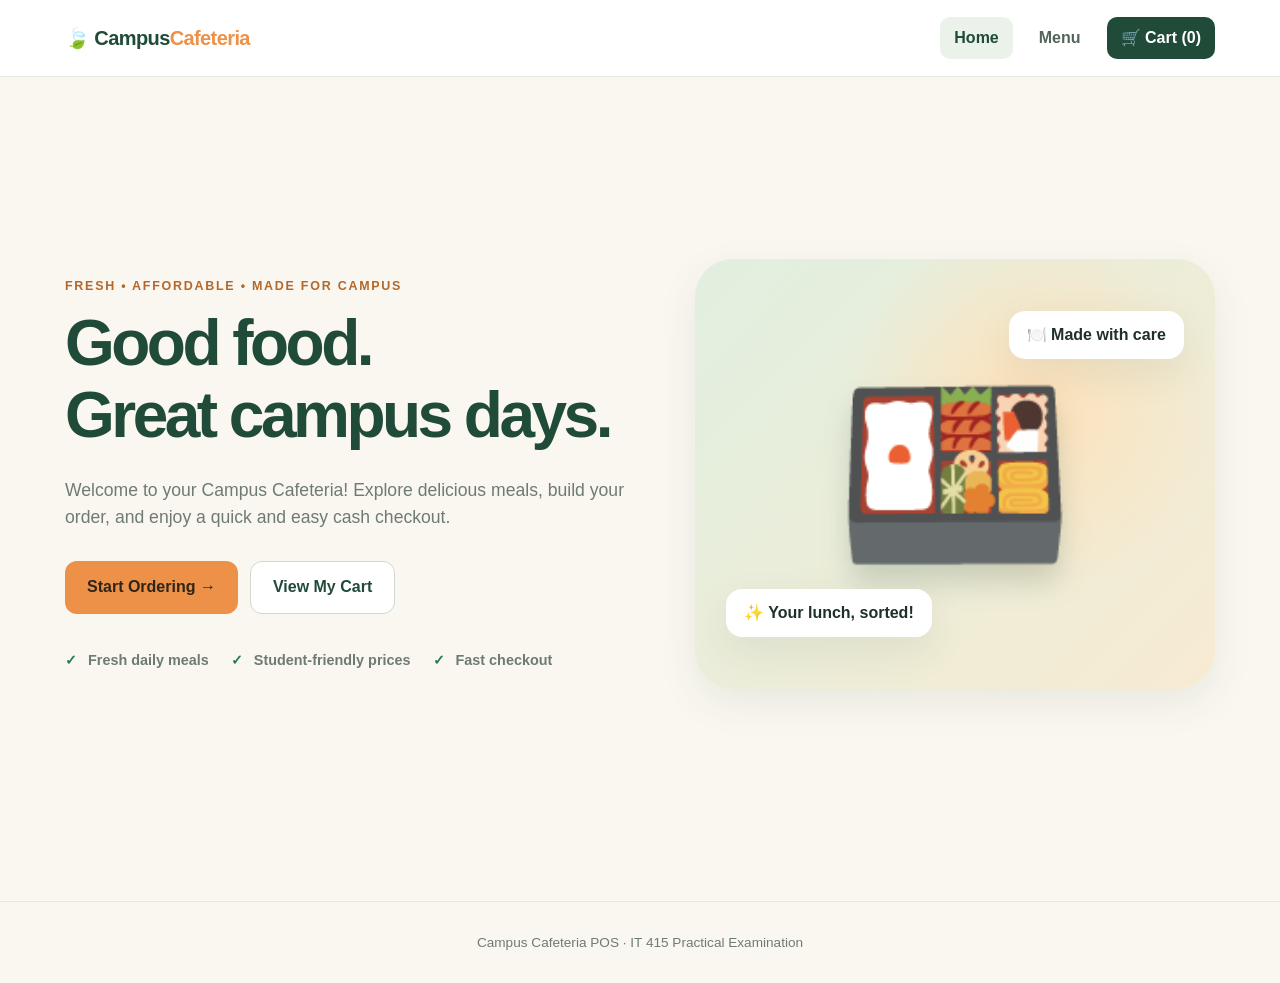
<file: index.html>
<!DOCTYPE html>
<html lang="en">
 <head>
  <meta charset="utf-8"/>
  <meta content="width=device-width, initial-scale=1" name="viewport"/>
  <title>
   Welcome | Campus Cafeteria
  </title>
  <link href="style.css" rel="stylesheet"/>
  <script defer="" src="app.js">
  </script>
 </head>
 <body>
  <header class="site-header">
   <nav class="nav container">
    <a class="brand" href="index.html">🍃 Campus<span>Cafeteria</span></a>
    <div class="nav-links">
     <a class="active" href="index.html">
      Home
     </a>
     <a href="menu.html">
      Menu
     </a>
     <a class="cart-pill" href="cart.html">🛒 Cart (<span data-cart-count>0</span>)</a>
    </div>
   </nav>
  </header>
  <main class="container hero">
   <section>
    <div class="eyebrow">
     Fresh • Affordable • Made for Campus
    </div>
    <h1>
     Good food.
     <br/>
     Great campus days.
    </h1>
    <p>
     Welcome to your Campus Cafeteria! Explore delicious meals, build your order, and enjoy a quick and easy cash checkout.
    </p>
    <div class="hero-actions">
     <a class="btn btn-primary" href="menu.html">
      Start Ordering →
     </a>
     <a class="btn btn-outline" href="cart.html">
      View My Cart
     </a>
    </div>
    <div class="features">
     <span>
      Fresh daily meals
     </span>
     <span>
      Student-friendly prices
     </span>
     <span>
      Fast checkout
     </span>
    </div>
   </section>
   <div aria-label="Illustration of a delicious cafeteria meal" class="hero-art" role="img">
    <div class="plate">
     🍱
    </div>
    <div class="floating-note note-top">
     🍽️ Made with care
    </div>
    <div class="floating-note note-bottom">
     ✨ Your lunch, sorted!
    </div>
   </div>
  </main>
  <footer class="footer">
   Campus Cafeteria POS · IT 415 Practical Examination
  </footer>
 </body>
</html>
</file>
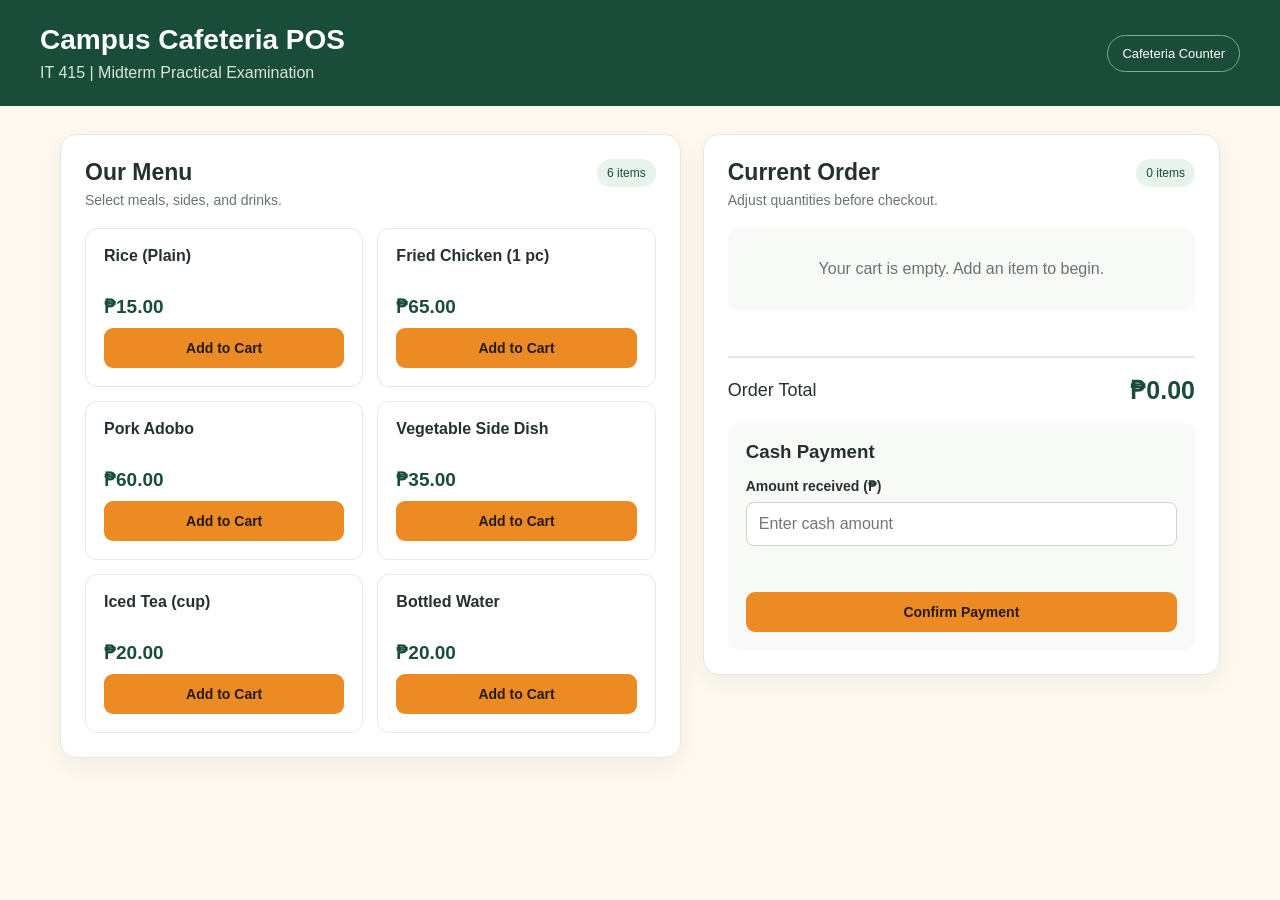
<file: Campus-Cafeteria-POS/index.html>
<!DOCTYPE html>
<html lang="en">
<head>
  <meta charset="UTF-8">
  <meta name="viewport" content="width=device-width, initial-scale=1.0">
  <title>Campus Cafeteria POS</title>
  <link rel="stylesheet" href="style.css">
  <script src="script.js" defer></script>
</head>
<body>
  <header class="site-header">
    <div class="header-inner">
      <div>
        <h1>Campus Cafeteria POS</h1>
        <p>IT 415 | Midterm Practical Examination</p>
      </div>
      <span class="badge">Cafeteria Counter</span>
    </div>
  </header>

  <main class="layout">
    <section class="panel" aria-labelledby="products-heading">
      <div class="section-heading">
        <div>
          <h2 id="products-heading">Our Menu</h2>
          <p>Select meals, sides, and drinks.</p>
        </div>
        <span class="pill">6 items</span>
      </div>
      <div id="product-list" class="product-grid"></div>
    </section>

    <section class="panel checkout" aria-labelledby="cart-heading">
      <div class="section-heading">
        <div>
          <h2 id="cart-heading">Current Order</h2>
          <p>Adjust quantities before checkout.</p>
        </div>
        <span id="cart-count" class="pill">0 items</span>
      </div>

      <div id="cart-items" class="cart-items"></div>
      <div class="total-row">
        <span>Order Total</span>
        <strong id="order-total">₱0.00</strong>
      </div>

      <div class="payment-section">
        <h3>Cash Payment</h3>
        <label for="cash-input">Amount received (₱)</label>
        <input id="cash-input" type="number" min="0" step="0.01" inputmode="decimal" placeholder="Enter cash amount">
        <p id="payment-message" class="message" role="status" aria-live="polite"></p>
        <button id="pay-button" class="button button-primary" type="button">Confirm Payment</button>
      </div>

      <section id="receipt-section" class="receipt-section" hidden aria-labelledby="receipt-heading">
        <h3 id="receipt-heading">Digital Receipt</h3>
        <div id="receipt-content" class="receipt"></div>
        <button id="new-transaction-button" class="button button-secondary" type="button">New Transaction</button>
      </section>
    </section>
  </main>
</body>
</html>
</file>
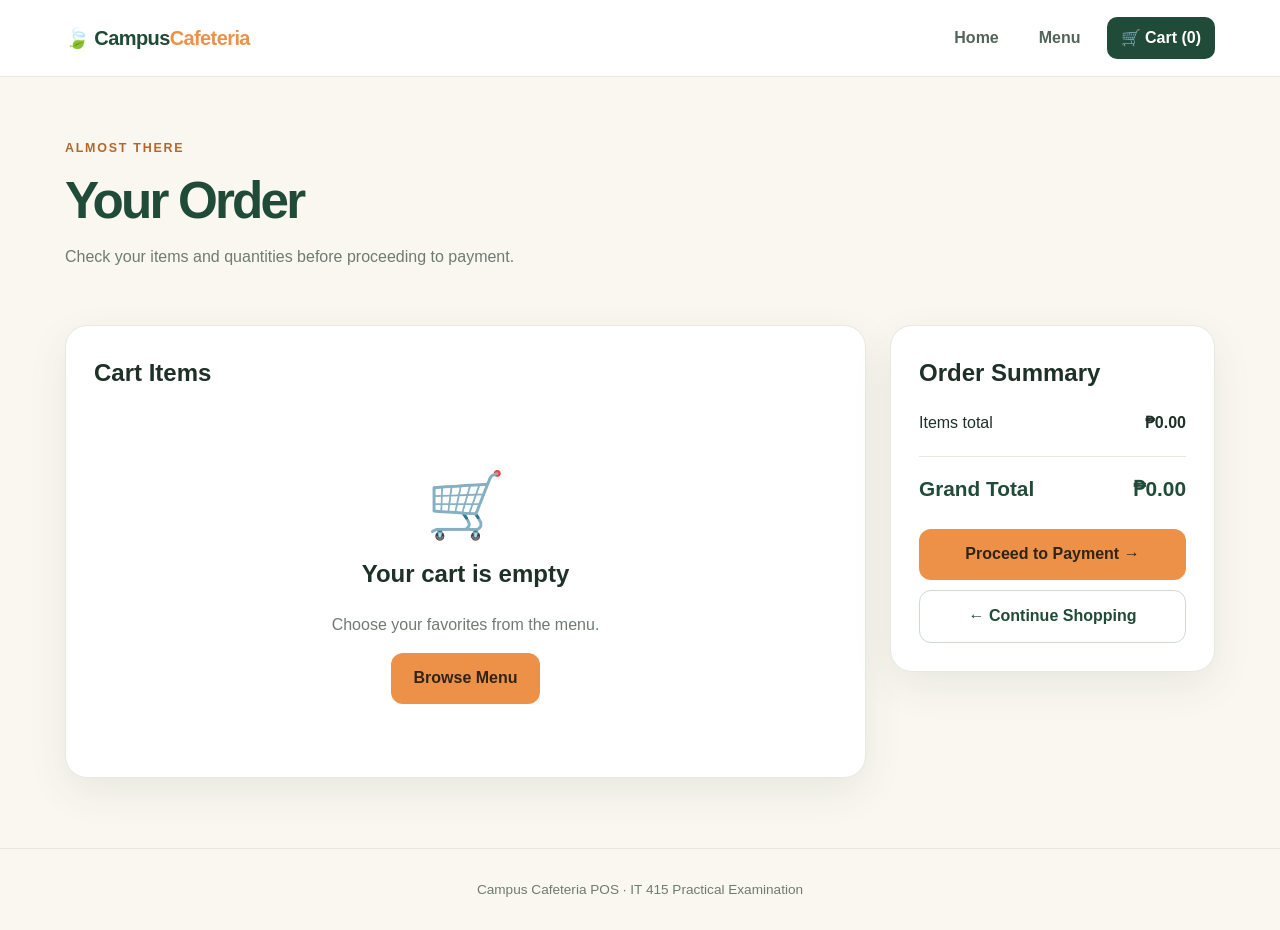
<file: cart.html>
<!DOCTYPE html>
<html lang="en">
 <head>
  <meta charset="utf-8"/>
  <meta content="width=device-width, initial-scale=1" name="viewport"/>
  <title>
   Your Cart | Campus Cafeteria
  </title>
  <link href="style.css" rel="stylesheet"/>
  <script defer="" src="app.js">
  </script>
 </head>
 <body>
  <header class="site-header">
   <nav class="nav container">
    <a class="brand" href="index.html">🍃 Campus<span>Cafeteria</span></a>
    <div class="nav-links">
     <a href="index.html">
      Home
     </a>
     <a href="menu.html">
      Menu
     </a>
     <a class="active cart-pill" href="cart.html">🛒 Cart (<span data-cart-count>0</span>)</a>
    </div>
   </nav>
  </header>
  <main class="container">
   <div class="page-intro">
    <span class="eyebrow">
     Almost there
    </span>
    <h1>
     Your Order
    </h1>
    <p>
     Check your items and quantities before proceeding to payment.
    </p>
   </div>
   <div class="message" hidden="" id="message" role="status">
   </div>
   <div class="checkout-layout">
    <section class="panel">
     <h2>
      Cart Items
     </h2>
     <div id="cart-items">
     </div>
    </section>
    <aside class="panel">
     <h2>
      Order Summary
     </h2>
     <div class="summary-row">
      <span>
       Items total
      </span>
      <strong id="cart-total">
       ₱0.00
      </strong>
     </div>
     <div class="summary-row summary-total">
      <strong>
       Grand Total
      </strong>
      <strong id="cart-grand-total">
       ₱0.00
      </strong>
     </div>
     <div class="summary-actions">
      <a class="btn btn-primary btn-block" href="payment.html" id="proceed-payment">
       Proceed to Payment →
      </a>
      <a class="btn btn-outline btn-block" href="menu.html">
       ← Continue Shopping
      </a>
     </div>
    </aside>
   </div>
  </main>
  <footer class="footer">
   Campus Cafeteria POS · IT 415 Practical Examination
  </footer>
 </body>
</html>
</file>
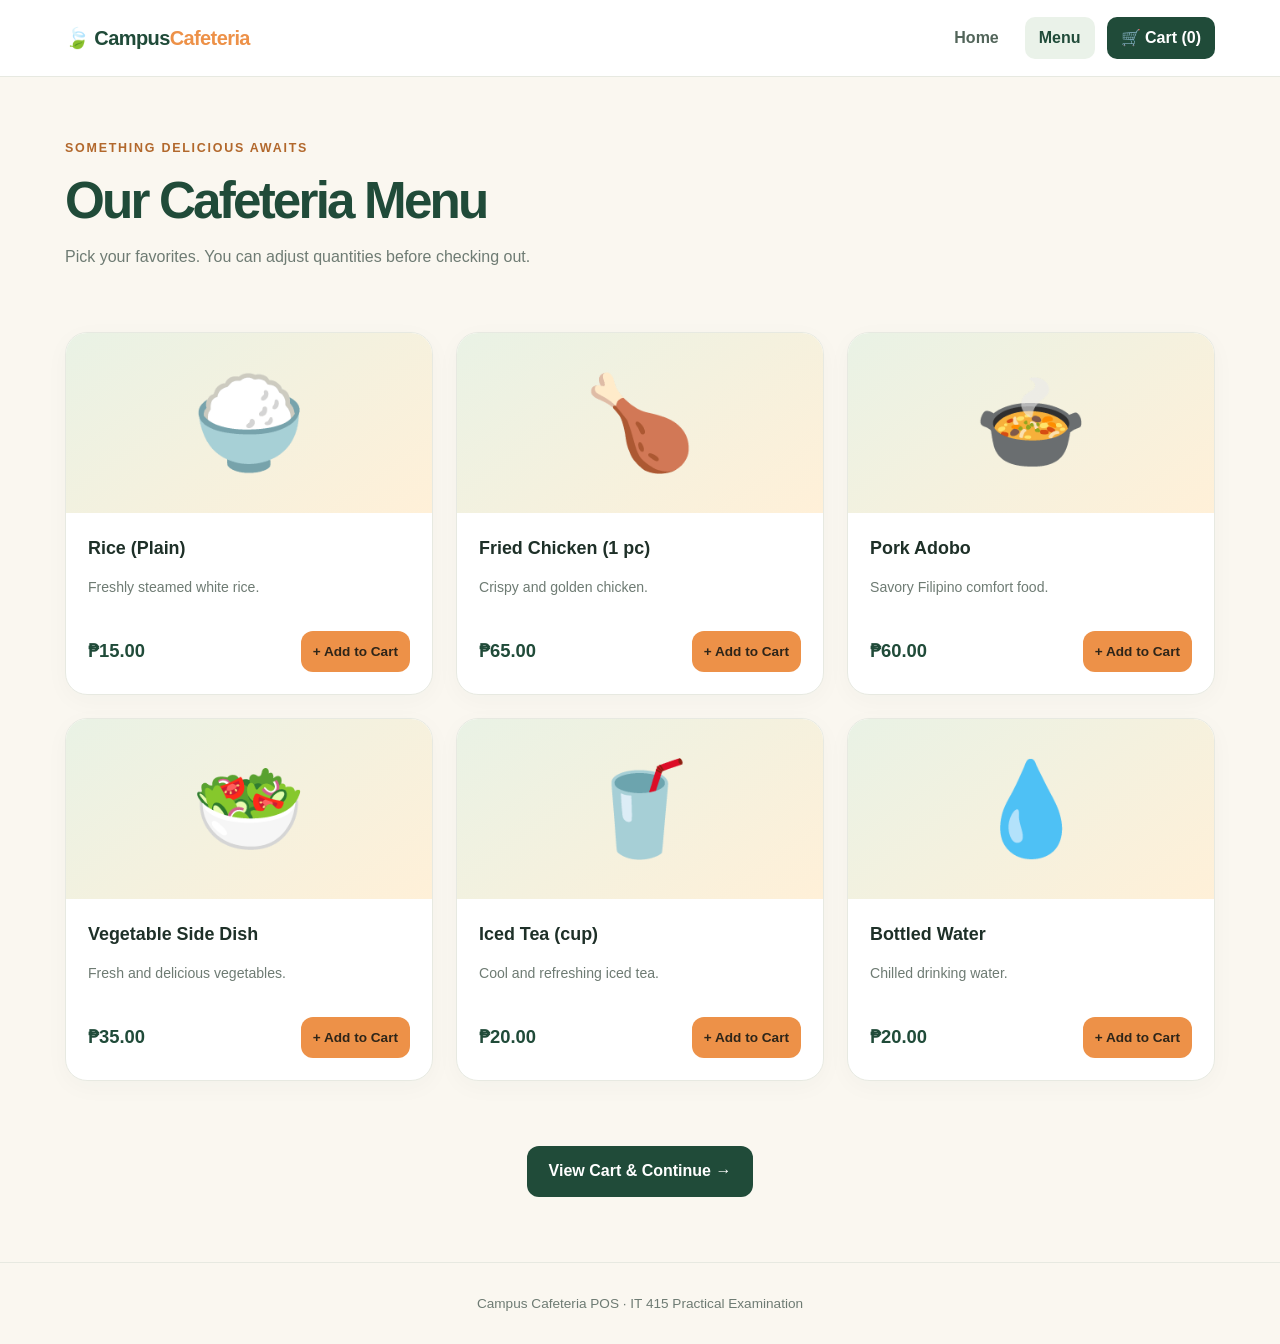
<file: menu.html>
<!DOCTYPE html>
<html lang="en">
 <head>
  <meta charset="utf-8"/>
  <meta content="width=device-width, initial-scale=1" name="viewport"/>
  <title>
   Menu | Campus Cafeteria
  </title>
  <link href="style.css" rel="stylesheet"/>
  <script defer="" src="app.js">
  </script>
 </head>
 <body>
  <header class="site-header">
   <nav class="nav container">
    <a class="brand" href="index.html">🍃 Campus<span>Cafeteria</span></a>
    <div class="nav-links">
     <a href="index.html">
      Home
     </a>
     <a class="active" href="menu.html">
      Menu
     </a>
     <a class="cart-pill" href="cart.html">🛒 Cart (<span data-cart-count>0</span>)</a>
    </div>
   </nav>
  </header>
  <main class="container">
   <div class="page-intro">
    <span class="eyebrow">
     Something delicious awaits
    </span>
    <h1>
     Our Cafeteria Menu
    </h1>
    <p>
     Pick your favorites. You can adjust quantities before checking out.
    </p>
   </div>
   <div aria-live="polite" class="message" hidden="" id="message" role="status">
   </div>
   <section aria-label="Cafeteria products" class="product-grid" id="product-grid">
   </section>
   <div class="menu-actions">
    <a class="btn btn-green" href="cart.html">
     View Cart &amp; Continue →
    </a>
   </div>
  </main>
  <footer class="footer">
   Campus Cafeteria POS · IT 415 Practical Examination
  </footer>
 </body>
</html>
</file>
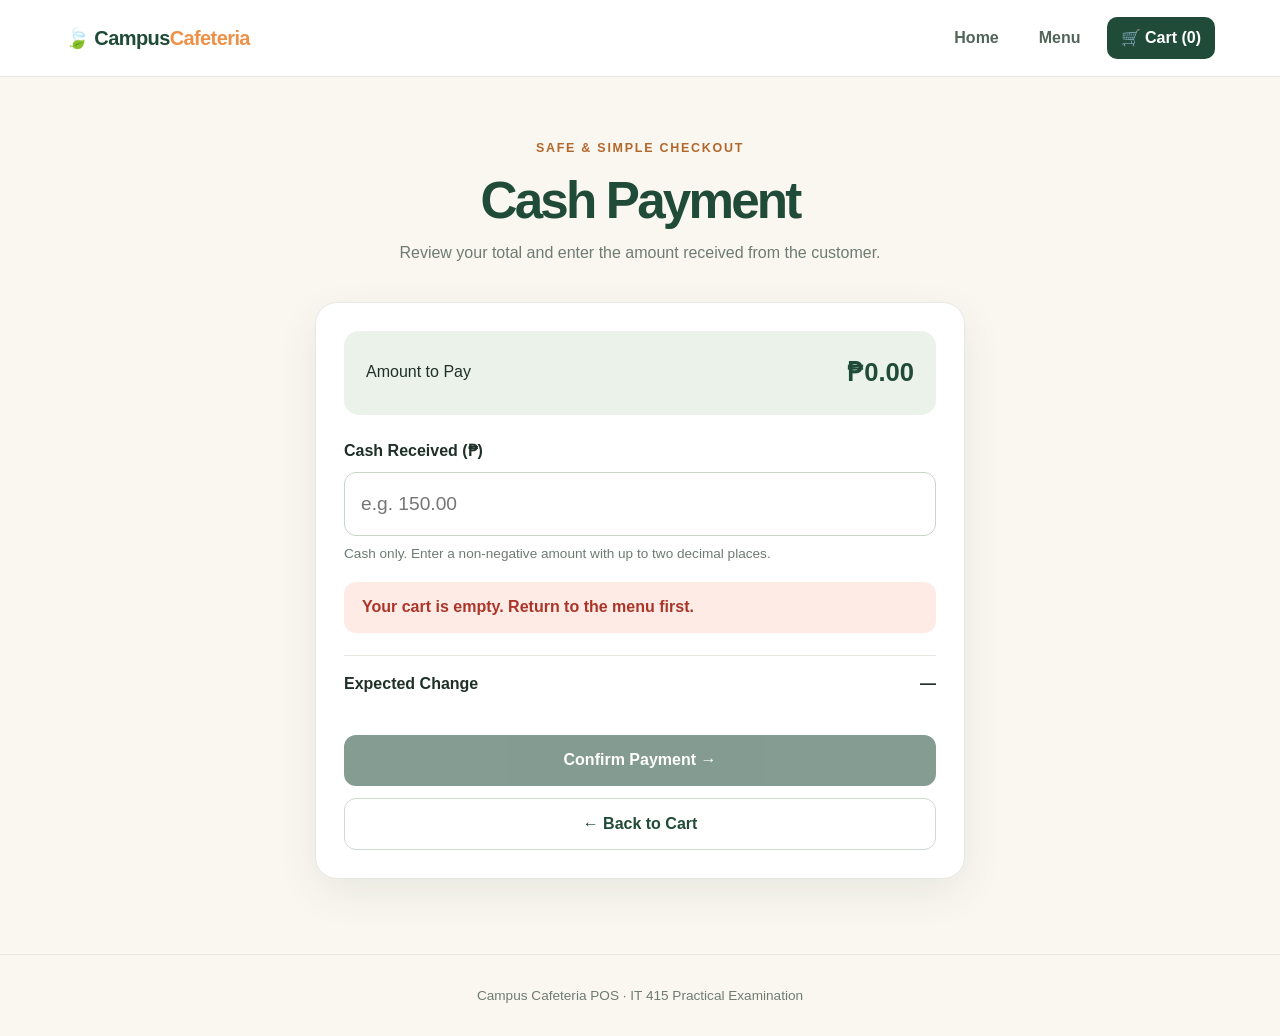
<file: payment.html>
<!DOCTYPE html>
<html lang="en">
 <head>
  <meta charset="utf-8"/>
  <meta content="width=device-width, initial-scale=1" name="viewport"/>
  <title>
   Payment | Campus Cafeteria
  </title>
  <link href="style.css" rel="stylesheet"/>
  <script defer="" src="app.js">
  </script>
 </head>
 <body>
  <header class="site-header">
   <nav class="nav container">
    <a class="brand" href="index.html">🍃 Campus<span>Cafeteria</span></a>
    <div class="nav-links">
     <a href="index.html">
      Home
     </a>
     <a href="menu.html">
      Menu
     </a>
     <a class="cart-pill" href="cart.html">🛒 Cart (<span data-cart-count>0</span>)</a>
    </div>
   </nav>
  </header>
  <main class="container">
   <div class="page-intro page-intro-centered">
    <span class="eyebrow">
     Safe &amp; simple checkout
    </span>
    <h1>
     Cash Payment
    </h1>
    <p>
     Review your total and enter the amount received from the customer.
    </p>
   </div>
   <section class="panel payment-wrap">
    <div class="payment-total">
     <span>
      Amount to Pay
     </span>
     <strong id="payment-total">
      ₱0.00
     </strong>
    </div>
    <form id="payment-form" novalidate="">
     <label for="cash-input">
      Cash Received (₱)
     </label>
     <input autocomplete="off" class="cash-input" id="cash-input" inputmode="decimal" placeholder="e.g. 150.00" step="0.01" type="number"/>
     <p class="hint">
      Cash only. Enter a non-negative amount with up to two decimal places.
     </p>
     <div aria-live="assertive" class="message" hidden="" id="message" role="alert">
     </div>
     <div class="change-preview">
      <span>
       Expected Change
      </span>
      <strong id="change-preview">
       —
      </strong>
     </div>
     <button class="btn btn-green btn-block" type="submit">
      Confirm Payment →
     </button>
    </form>
    <a class="btn btn-outline btn-block payment-back-link" href="cart.html">
     ← Back to Cart
    </a>
   </section>
  </main>
  <footer class="footer">
   Campus Cafeteria POS · IT 415 Practical Examination
  </footer>
 </body>
</html>
</file>
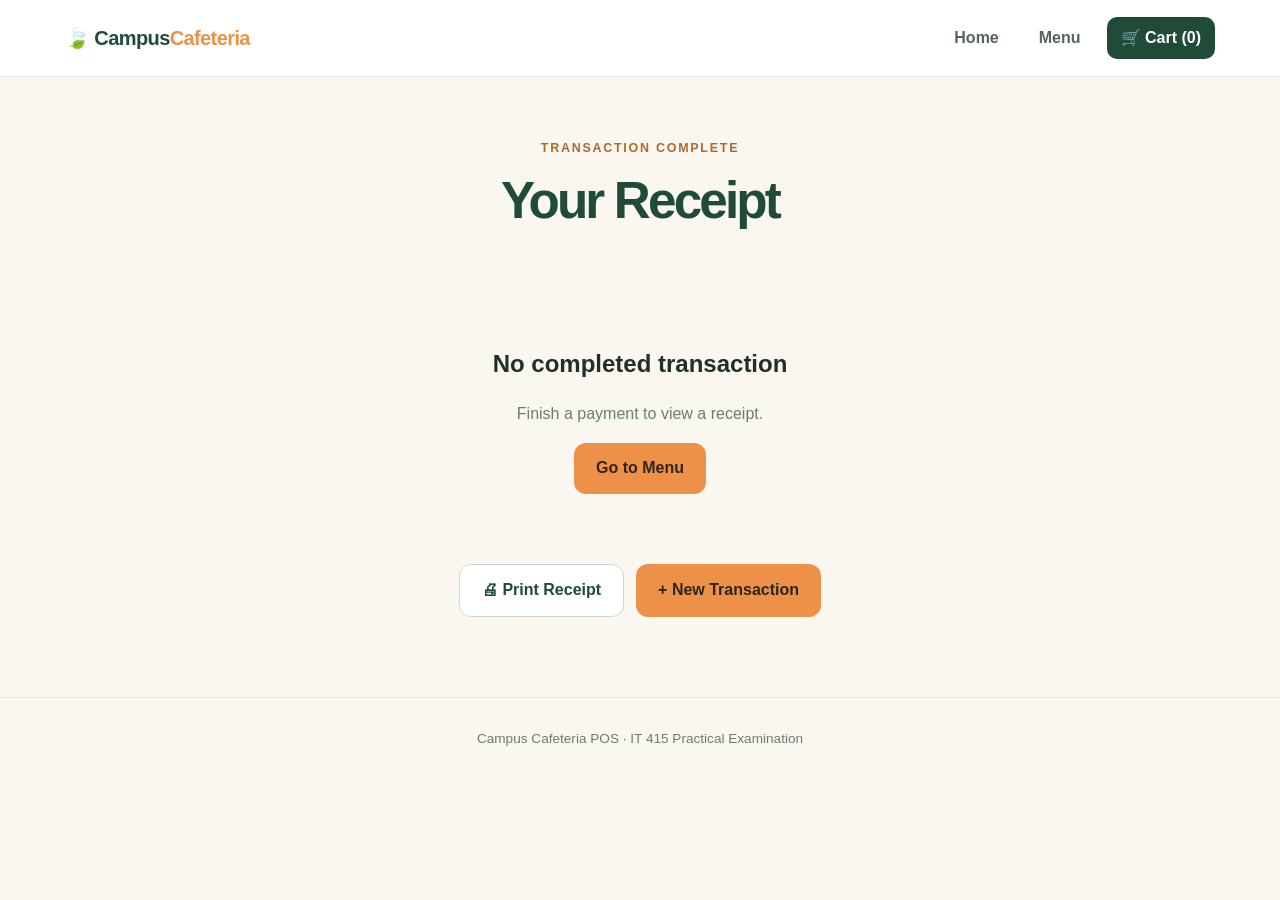
<file: receipt.html>
<!DOCTYPE html>
<html lang="en">
 <head>
  <meta charset="utf-8"/>
  <meta content="width=device-width, initial-scale=1" name="viewport"/>
  <title>
   Receipt | Campus Cafeteria
  </title>
  <link href="style.css" rel="stylesheet"/>
  <script defer="" src="app.js">
  </script>
 </head>
 <body>
  <header class="site-header">
   <nav class="nav container">
    <a class="brand" href="index.html">🍃 Campus<span>Cafeteria</span></a>
    <div class="nav-links">
     <a href="index.html">
      Home
     </a>
     <a href="menu.html">
      Menu
     </a>
     <a class="cart-pill" href="cart.html">🛒 Cart (<span data-cart-count>0</span>)</a>
    </div>
   </nav>
  </header>
  <main class="container">
   <div class="page-intro page-intro-centered">
    <span class="eyebrow">
     Transaction complete
    </span>
    <h1>
     Your Receipt
    </h1>
   </div>
   <section class="receipt-container">
    <div id="receipt-content">
    </div>
    <div class="receipt-actions" id="receipt-actions">
     <button class="btn btn-outline" id="print-receipt">
      🖨 Print Receipt
     </button>
     <button class="btn btn-primary" id="new-transaction">
      + New Transaction
     </button>
    </div>
   </section>
  </main>
  <footer class="footer">
   Campus Cafeteria POS · IT 415 Practical Examination
  </footer>
 </body>
</html>
</file>
<file: style.css>
:root {
  --green: #204b39;
  --green-dark: #123526;
  --orange: #ed9148;
  --orange-dark: #cf6b27;
  --cream: #faf7f0;
  --paper: #fff;
  --ink: #1e3028;
  --muted: #6e7b73;
  --line: #e7e9e1;
  --shadow: 0 14px 40px rgba(27,60,41,.08)
}
* {
  box-sizing:border-box
}
html {
  scroll-behavior:smooth
}
body {
  margin:0;
  background:var(--cream);
  color:var(--ink);
  font-family:Inter,Segoe UI,Arial,sans-serif;
  line-height:1.55
}
a {
  text-decoration:none;
  color:inherit
}
button,input {
  font:inherit
}
button {
  cursor:pointer
}
button:disabled {
  opacity:.55;
  cursor:not-allowed
}
.container {
  width:min(1150px,calc(100% - 48px));
  margin:auto
}
.site-header {
  background:var(--paper);
  border-bottom:1px solid var(--line);
  position:sticky;
  top:0;
  z-index:10
}
.nav {
  min-height:76px;
  display:flex;
  align-items:center;
  justify-content:space-between;
  gap:22px
}
.brand {
  font-weight:850;
  color:var(--green);
  font-size:1.25rem;
  letter-spacing:-.03em
}
.brand span {
  color:var(--orange)
}
.nav-links {
  display:flex;
  align-items:center;
  gap:12px;
  flex-wrap:wrap
}
.nav-links a {
  padding:9px 14px;
  border-radius:10px;
  font-weight:650;
  color:#52655a
}
.nav-links a:hover,.nav-links a.active {
  background:#eaf2e9;
  color:var(--green)
}
.cart-pill {
  background:var(--green)!important;
  color:white!important
}
.page-intro {
  padding:58px 0 24px
}
.eyebrow {
  color:#b2682c;
  text-transform:uppercase;
  letter-spacing:.14em;
  font-size:.78rem;
  font-weight:800
}
.page-intro h1,.hero h1 {
  font-size:clamp(2.3rem,4vw,4rem);
  letter-spacing:-.055em;
  line-height:1.12;
  color:var(--green);
  margin:12px 0
}
.page-intro p,.hero p {
  color:var(--muted);
  max-width:620px
}
.btn {
  display:inline-flex;
  align-items:center;
  justify-content:center;
  border:0;
  border-radius:12px;
  padding:13px 22px;
  font-weight:750;
  transition:transform .2s,background .2s,box-shadow .2s;
  gap:8px
}
.btn:hover:not(:disabled) {
  transform:translateY(-2px)
}
.btn-primary {
  background:var(--orange);
  color:#2e2519
}
.btn-primary:hover {
  background:#f4a35e;
  box-shadow:0 8px 22px #ed914844
}
.btn-green {
  background:var(--green);
  color:white
}
.btn-green:hover {
  background:var(--green-dark)
}
.btn-outline {
  border:1px solid #cfd9d0;
  background:white;
  color:var(--green)
}
.btn-block {
  width:100%
}
.hero {
  min-height:calc(100vh - 76px);
  display:grid;
  grid-template-columns:1.05fr .95fr;
  align-items:center;
  gap:55px;
  padding:55px 0 85px
}
.hero h1 {
  font-size:clamp(3.2rem,5vw,5.2rem)
}
.hero p {
  font-size:1.1rem;
  margin:25px 0 30px
}
.hero-actions {
  display:flex;
  gap:12px;
  flex-wrap:wrap
}
.hero-art {
  min-height:430px;
  background:radial-gradient(circle at 65% 35%,#ffe1b9,transparent 43%),linear-gradient(135deg,#e1efe0,#f7ebd2);
  border-radius:38px;
  display:flex;
  align-items:center;
  justify-content:center;
  position:relative;
  box-shadow:var(--shadow);
  overflow:hidden
}
.hero-art .plate {
  font-size:12rem;
  filter:drop-shadow(0 18px 14px #204b3930);
  animation:float 4s ease-in-out infinite
}
.floating-note {
  position:absolute;
  background:white;
  border-radius:16px;
  padding:12px 18px;
  box-shadow:var(--shadow);
  font-weight:800
}
.note-top {
  top:12%;
  right:6%
}
.note-bottom {
  bottom:12%;
  left:6%
}
.features {
  display:flex;
  gap:22px;
  flex-wrap:wrap;
  color:var(--muted);
  margin-top:35px;
  font-weight:600;
  font-size:.9rem
}
.features span:before {
  content:'✓';
  color:#287a4d;
  font-weight:900;
  margin-right:7px
}
.product-grid {
  display:grid;
  grid-template-columns:repeat(3,1fr);
  gap:23px;
  padding:22px 0 65px
}
.product-card {
  background:white;
  border:1px solid var(--line);
  border-radius:22px;
  overflow:hidden;
  box-shadow:0 6px 25px #204b3908;
  transition:transform .25s,box-shadow .25s;
  animation:rise .45s both
}
.product-card:hover {
  transform:translateY(-6px);
  box-shadow:var(--shadow)
}
.product-image {
  height:180px;
  background:linear-gradient(145deg,#e9f2e5,#fff0d8);
  display:flex;
  align-items:center;
  justify-content:center;
  font-size:5.7rem
}
.product-body {
  padding:22px
}
.product-body h3 {
  margin:0;
  font-size:1.12rem
}
.product-body p {
  font-size:.88rem;
  color:var(--muted);
  min-height:40px
}
.product-bottom {
  display:flex;
  align-items:center;
  justify-content:space-between;
  gap:8px
}
.product-bottom strong {
  font-size:1.15rem;
  color:var(--green)
}
.product-bottom .btn {
  padding:10px 12px;
  font-size:.85rem
}
.message {
  padding:13px 18px;
  border-radius:12px;
  margin:18px 0;
  background:#e6f4e9;
  color:#20653a;
  font-weight:650
}
.message.error {
  background:#ffebe6;
  color:#aa3528
}
.panel {
  background:white;
  border:1px solid var(--line);
  border-radius:22px;
  padding:28px;
  box-shadow:var(--shadow)
}
.checkout-layout {
  display:grid;
  grid-template-columns:minmax(0,1fr) 325px;
  gap:24px;
  padding:15px 0 70px;
  align-items:start
}
.panel h2 {
  margin:0 0 20px
}
.cart-item {
  display:flex;
  align-items:center;
  gap:18px;
  padding:20px 0;
  border-bottom:1px solid var(--line)
}
.cart-item:last-child {
  border-bottom:0
}
.cart-emoji {
  font-size:2.5rem;
  background:#f2f5ec;
  border-radius:15px;
  width:76px;
  height:76px;
  display:grid;
  place-items:center;
  flex-shrink:0
}
.cart-description {
  flex:1
}
.cart-description h3 {
  margin:0
}
.cart-description p {
  color:var(--muted);
  font-size:.87rem;
  margin:2px 0 7px
}
.link-danger {
  border:0;
  background:transparent;
  padding:0;
  color:#bd5042;
  font-weight:650
}
.quantity-control {
  display:flex;
  align-items:center;
  gap:10px
}
.quantity-control button {
  border:1px solid var(--line);
  background:#f6f8f3;
  width:30px;
  height:30px;
  border-radius:8px
}
.cart-subtotal {
  min-width:80px;
  text-align:right
}
.summary-row {
  display:flex;
  justify-content:space-between;
  align-items:center;
  margin:12px 0
}
.summary-total {
  border-top:1px solid var(--line);
  padding-top:16px;
  margin-top:20px;
  font-size:1.3rem;
  color:var(--green)
}
.summary-actions {
  display:grid;
  gap:10px;
  margin-top:24px
}
.empty-state {
  text-align:center;
  padding:45px 15px
}
.empty-icon {
  font-size:4rem
}
.empty-state p {
  color:var(--muted)
}
.payment-wrap {
  max-width:650px;
  margin:12px auto 75px
}
.payment-total {
  background:#eaf2e9;
  padding:22px;
  border-radius:15px;
  margin-bottom:24px;
  display:flex;
  justify-content:space-between;
  align-items:center
}
.payment-total strong {
  font-size:1.6rem;
  color:var(--green)
}
label {
  display:block;
  font-weight:750;
  margin-bottom:9px
}
.cash-input {
  width:100%;
  padding:16px;
  border-radius:12px;
  border:1px solid #cad6ca;
  font-size:1.2rem;
  outline:none
}
.cash-input:focus {
  border-color:#35875c;
  box-shadow:0 0 0 4px #35875c22
}
.hint {
  color:var(--muted);
  font-size:.85rem;
  margin-top:7px
}
.change-preview {
  display:flex;
  justify-content:space-between;
  margin:22px 0;
  padding:16px 0;
  border-top:1px solid var(--line);
  font-weight:750
}
.receipt-container {
  max-width:650px;
  margin:15px auto 80px
}
.receipt-heading {
  text-align:center;
  margin-bottom:24px
}
.receipt-heading h2 {
  margin:10px 0 4px;
  color:var(--green)
}
.receipt-heading p {
  color:var(--muted);
  margin:0
}
.receipt-symbol {
  display:grid;
  place-items:center;
  width:66px;
  height:66px;
  background:#def2e2;
  color:#267747;
  border-radius:50%;
  font-size:2rem;
  font-weight:900;
  margin:auto
}
.receipt-paper {
  background:white;
  padding:35px;
  border:1px dashed #cbd6cb;
  box-shadow:var(--shadow);
  border-radius:12px
}
.receipt-brand {
  text-align:center;
  padding-bottom:22px;
  border-bottom:1px dashed var(--line)
}
.receipt-brand h2 {
  margin:0;
  color:var(--green)
}
.receipt-brand p {
  color:var(--muted);
  margin:4px
}
.receipt-meta {
  display:grid;
  grid-template-columns:1fr 1fr;
  gap:9px;
  padding:20px 0;
  border-bottom:1px dashed var(--line);
  font-size:.85rem
}
.receipt-meta span {
  color:var(--muted)
}
.receipt-meta strong {
  text-align:right;
  overflow-wrap:anywhere
}
.receipt-lines {
  padding:16px 0;
  border-bottom:1px dashed var(--line)
}
.receipt-row {
  display:flex;
  justify-content:space-between;
  gap:15px;
  margin:13px 0
}
.receipt-row small {
  display:block;
  color:var(--muted)
}
.receipt-label {
  color:var(--muted);
  font-weight:750
}
.receipt-totals {
  padding-top:12px
}
.receipt-totals>div {
  display:flex;
  justify-content:space-between;
  margin:12px 0
}
.receipt-totals>div:first-child {
  font-size:1.25rem;
  color:var(--green)
}
.change-row {
  border-top:1px solid var(--line);
  padding-top:15px
}
.receipt-thanks {
  text-align:center;
  color:var(--muted);
  padding-top:16px
}
.receipt-actions {
  display:flex;
  gap:12px;
  justify-content:center;
  margin-top:25px
}
.footer {
  text-align:center;
  color:var(--muted);
  padding:30px;
  border-top:1px solid var(--line);
  font-size:.85rem
}
@keyframes float {
  50% {
    transform:translateY(-14px)
  }
}
@keyframes rise {
  from {
    opacity:0;
    transform:translateY(16px)
  }
  to {
    opacity:1;
    transform:translateY(0)
  }
}
@media(max-width:850px) {
  .hero,.checkout-layout {
    grid-template-columns:1fr
  }
  .hero-art {
    min-height:310px
  }
  .product-grid {
    grid-template-columns:repeat(2,1fr)
  }
  .nav {
    flex-wrap:wrap;
    padding:12px 0
  }
  .hero {
    gap:20px
  }
}
@media(max-width:580px) {
  .container {
    width:min(100% - 26px,1150px)
  }
  .product-grid {
    grid-template-columns:1fr
  }
  .hero-art .plate {
    font-size:8rem
  }
  .cart-item {
    flex-wrap:wrap
  }
  .cart-subtotal {
    margin-left:auto
  }
  .receipt-paper {
    padding:20px
  }
  .receipt-actions {
    flex-direction:column
  }
  .nav-links {
    gap:0
  }
  .nav-links a {
    padding:7px 9px;
    font-size:.82rem
  }
}
@media(prefers-reduced-motion:reduce) {
  *,*:before,*:after {
    animation:none!important;
    transition:none!important;
    scroll-behavior:auto!important
  }
}
@media print {
  body {
    background:white
  }
  .site-header,.page-intro,.receipt-actions,.footer {
    display:none!important
  }
  .receipt-container {
    margin:0 auto
  }
  .receipt-paper {
    box-shadow:none;
    border:0
  }
  .receipt-heading {
    display:none
  }
}

/* Layout helpers moved from page-level inline styles (same visual values). */
.menu-actions {
  text-align: center;
  margin-bottom: 65px;
}
.page-intro-centered {
  text-align: center;
}
.page-intro-centered p {
  margin: auto;
}
.payment-back-link {
  margin-top: 12px;
}
</file>
<file: Campus-Cafeteria-POS/style.css>
:root {
  --green: #194d3a;
  --orange: #ec8a24;
  --cream: #fff9ef;
  --white: #ffffff;
  --text: #24312c;
  --muted: #68756e;
  --border: #e5e9e2;
  --danger: #b42318;
  --success: #167445;
}
* { box-sizing: border-box; }
body { margin: 0; font-family: Arial, Helvetica, sans-serif; color: var(--text); background: var(--cream); }
.site-header { background: var(--green); color: white; padding: 24px 28px; }
.header-inner { max-width: 1200px; margin: auto; display: flex; justify-content: space-between; align-items: center; gap: 20px; }
h1 { margin: 0 0 8px; font-size: 28px; }
.site-header p { margin: 0; color: #d6e7de; }
.badge { padding: 10px 14px; border: 1px solid #83a696; border-radius: 30px; font-size: 13px; white-space: nowrap; }
.layout { max-width: 1200px; margin: 28px auto; padding: 0 20px; display: grid; grid-template-columns: 1.2fr 1fr; gap: 22px; align-items: start; }
.panel { background: var(--white); border: 1px solid var(--border); border-radius: 16px; padding: 24px; box-shadow: 0 8px 24px #183b2910; }
.section-heading { display: flex; justify-content: space-between; align-items: start; gap: 12px; margin-bottom: 20px; }
h2 { font-size: 23px; margin: 0 0 6px; }
.section-heading p { color: var(--muted); margin: 0; font-size: 14px; }
.pill { background: #e8f3ec; color: var(--green); padding: 7px 10px; border-radius: 30px; font-size: 12px; white-space: nowrap; }
.product-grid { display: grid; grid-template-columns: repeat(2, minmax(0, 1fr)); gap: 14px; }
.product-card { border: 1px solid var(--border); border-radius: 12px; padding: 18px; display: flex; flex-direction: column; gap: 10px; }
.product-card h3 { font-size: 16px; margin: 0; min-height: 38px; }
.price { color: var(--green); font-size: 19px; font-weight: bold; margin: 0; }
.button { border: none; border-radius: 9px; padding: 12px 14px; font-weight: bold; cursor: pointer; font-size: 14px; }
.button:focus-visible, .quantity-button:focus-visible, .remove-button:focus-visible, input:focus-visible { outline: 3px solid #4c9ec9; outline-offset: 2px; }
.button-primary { background: var(--orange); color: #251b0e; width: 100%; }
.button-primary:hover { background: #f2a149; }
.button-secondary { background: var(--green); color: white; width: 100%; margin-top: 15px; }
.button:disabled { cursor: not-allowed; opacity: .55; }
.cart-items { min-height: 110px; }
.empty-cart { color: var(--muted); text-align: center; padding: 32px 12px; background: #f8faf8; border-radius: 10px; }
.cart-item { border-bottom: 1px solid var(--border); padding: 14px 0; display: flex; justify-content: space-between; align-items: center; gap: 12px; }
.cart-item h3 { margin: 0 0 5px; font-size: 15px; }
.cart-item p { margin: 0; color: var(--muted); font-size: 13px; }
.cart-actions { display: flex; align-items: center; gap: 7px; flex-wrap: wrap; justify-content: flex-end; }
.quantity-button { background: #edf1ec; border: none; border-radius: 6px; width: 29px; height: 29px; cursor: pointer; }
.quantity { min-width: 18px; text-align: center; font-weight: bold; }
.remove-button { color: var(--danger); background: none; border: none; cursor: pointer; text-decoration: underline; }
.total-row { border-top: 2px solid var(--border); margin-top: 18px; padding: 18px 0; display: flex; align-items: center; justify-content: space-between; font-size: 18px; }
.total-row strong { color: var(--green); font-size: 25px; }
.payment-section { background: #f8faf8; padding: 18px; border-radius: 12px; }
.payment-section h3, .receipt-section h3 { margin: 0 0 15px; }
.payment-section label { display: block; margin-bottom: 8px; font-size: 14px; font-weight: bold; }
.payment-section input { width: 100%; padding: 12px; border: 1px solid #cbd5ce; border-radius: 8px; font-size: 16px; }
.message { min-height: 22px; font-size: 14px; margin: 12px 0; }
.message.error { color: var(--danger); }
.message.success { color: var(--success); font-weight: bold; }
.receipt-section { border-top: 1px solid var(--border); margin-top: 22px; padding-top: 20px; }
.receipt { border: 1px dashed #9baaa0; padding: 18px; border-radius: 8px; background: #fffefb; }
.receipt-header { text-align: center; }
.receipt-header h4 { margin: 0 0 7px; }
.receipt-header p { font-size: 12px; margin: 4px 0; }
.receipt-line, .receipt-total { display: flex; justify-content: space-between; gap: 12px; margin: 10px 0; font-size: 13px; }
.receipt-total { font-weight: bold; font-size: 15px; }
.receipt hr { border: none; border-top: 1px dashed #bbc7bc; margin: 13px 0; }
.receipt-footer { text-align: center; font-size: 12px; margin-top: 16px; }
[hidden] { display: none !important; }
@media (max-width: 850px) { .layout { grid-template-columns: 1fr; } }
@media (max-width: 520px) { .product-grid { grid-template-columns: 1fr; } .header-inner { flex-direction: column; align-items: start; } .panel { padding: 16px; } }
</file>
